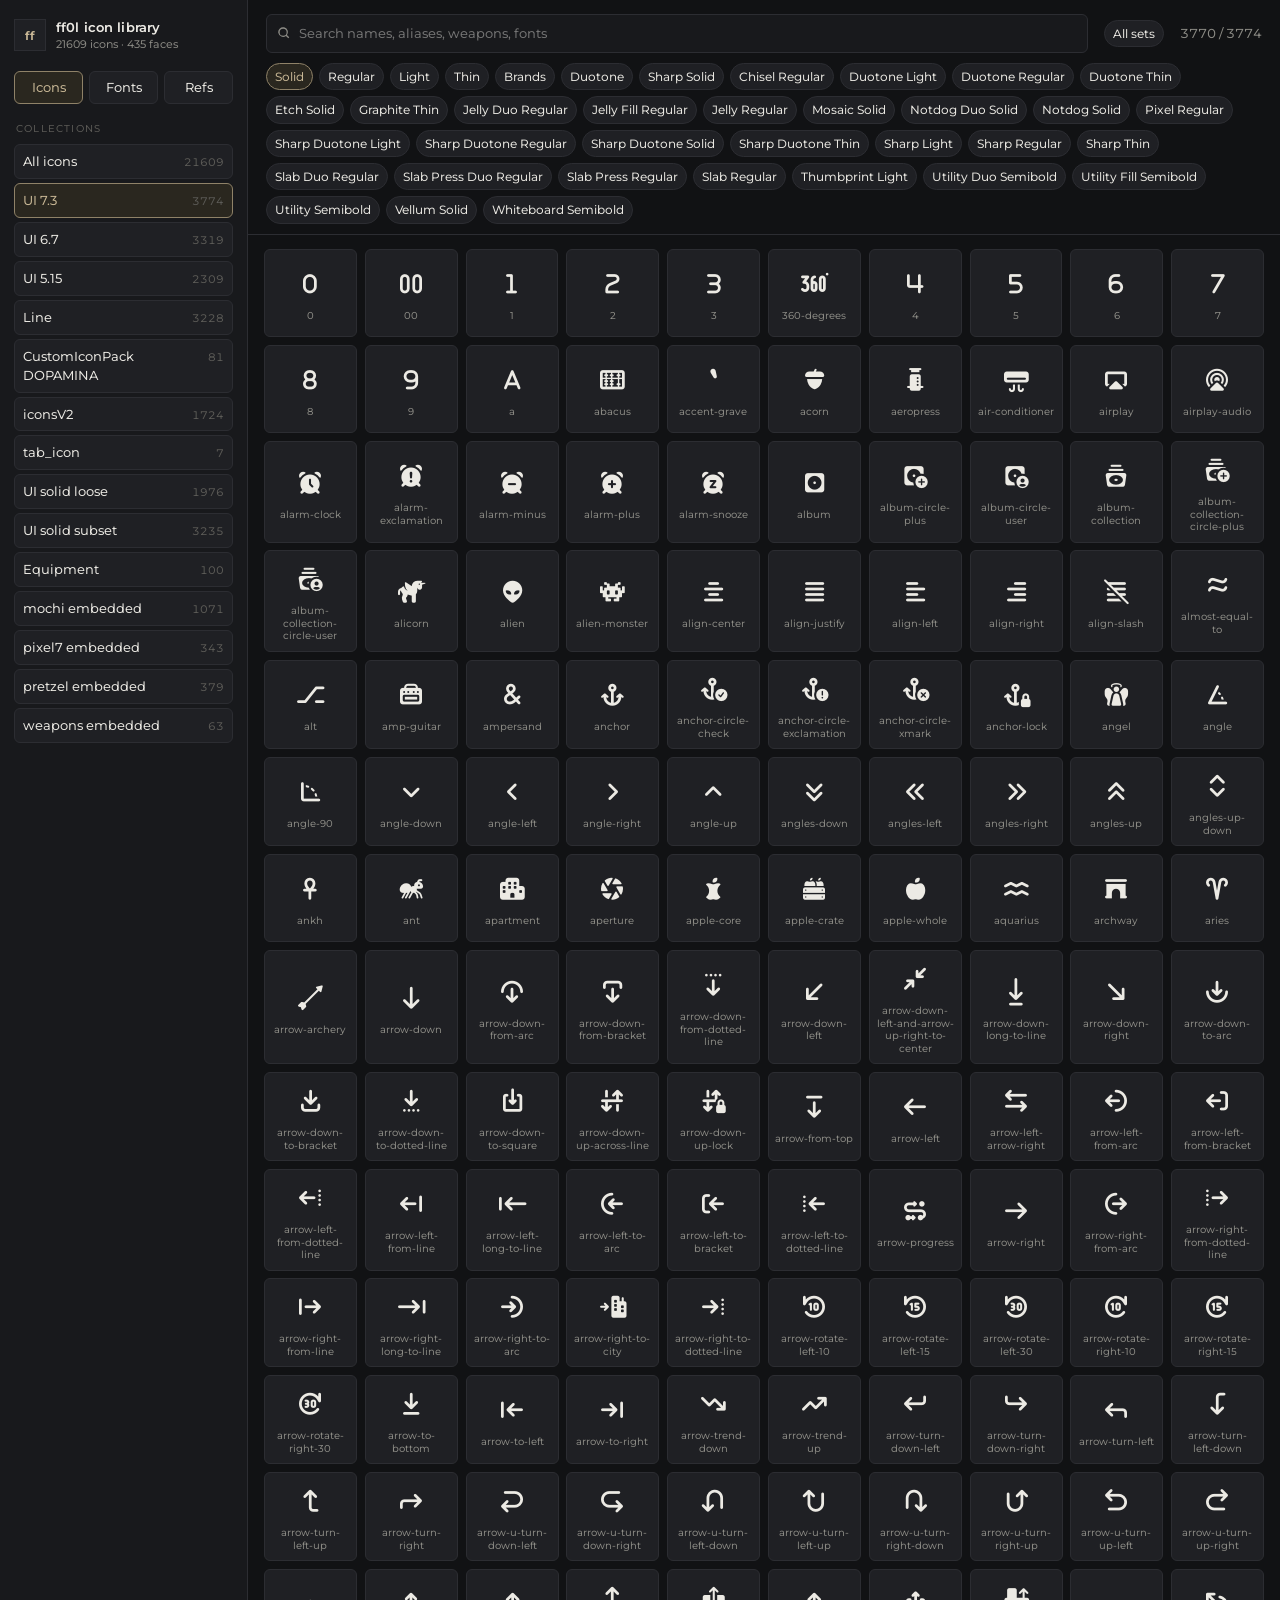
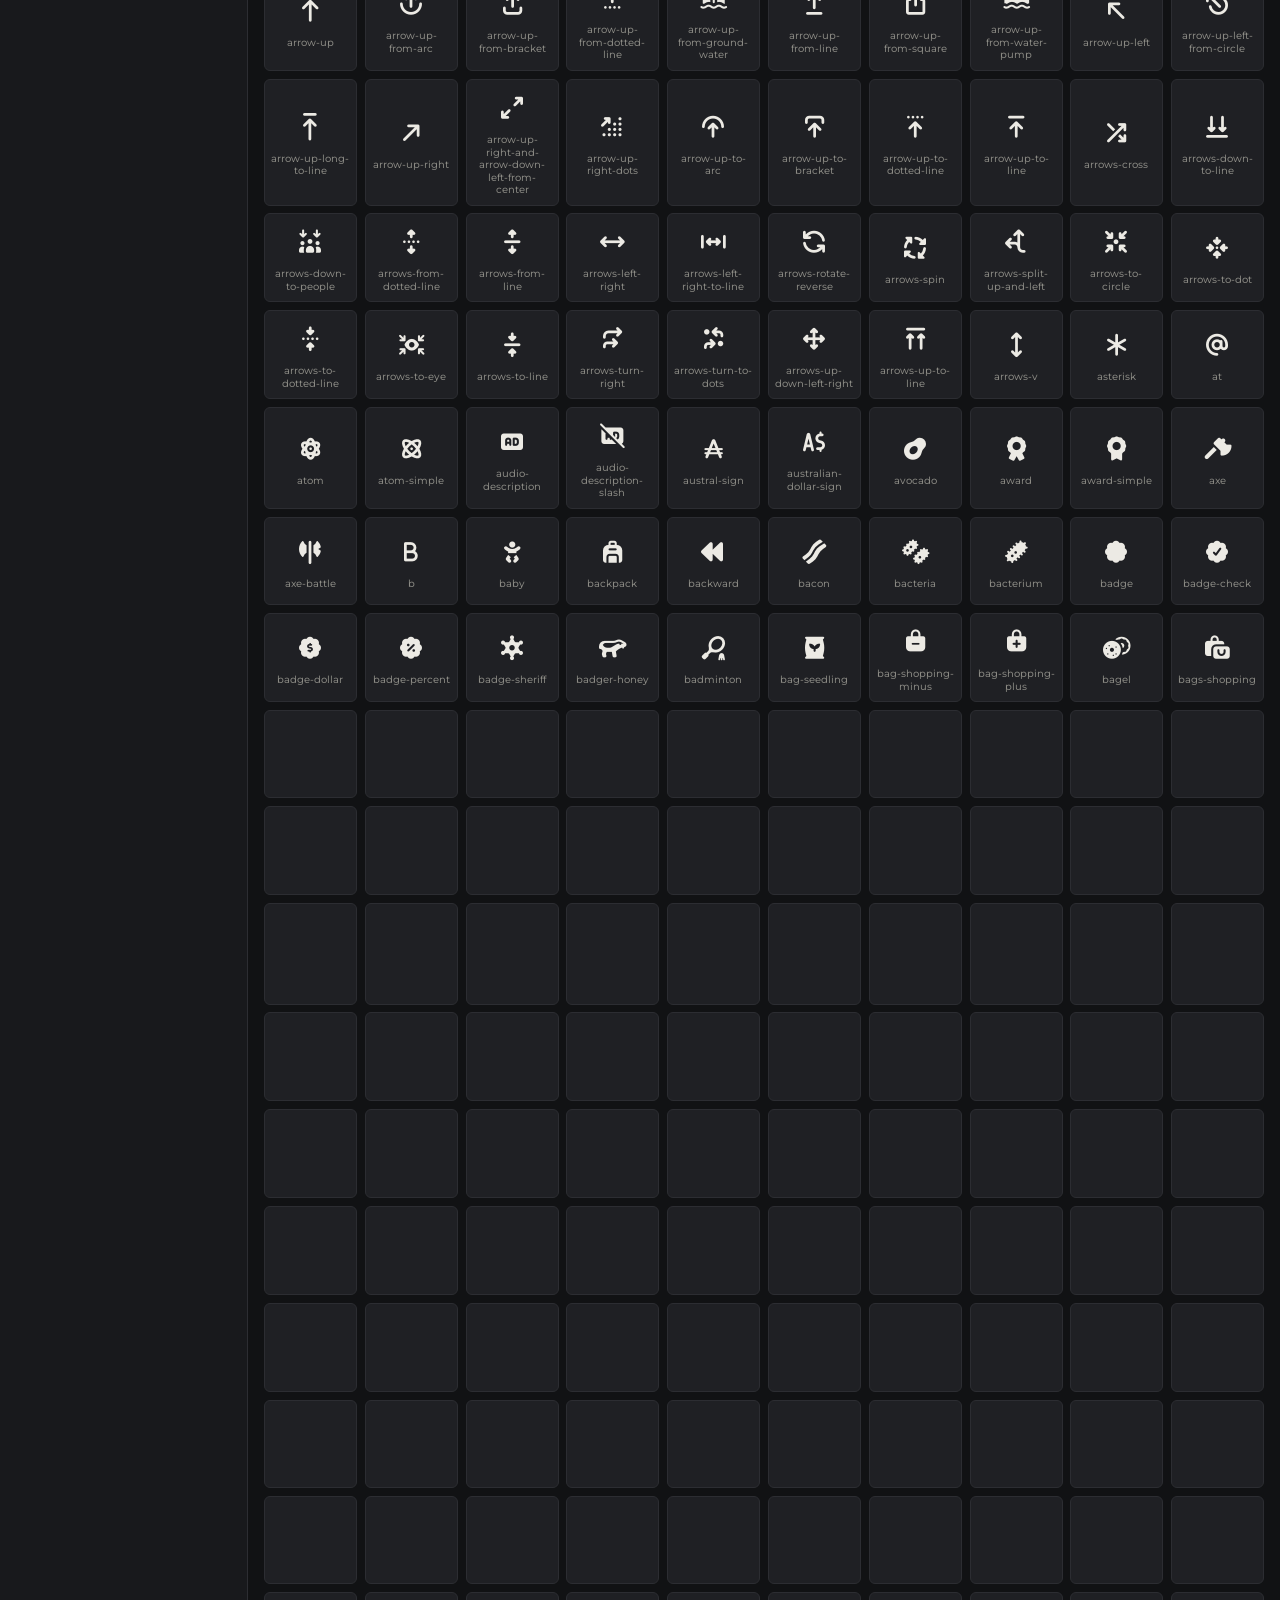
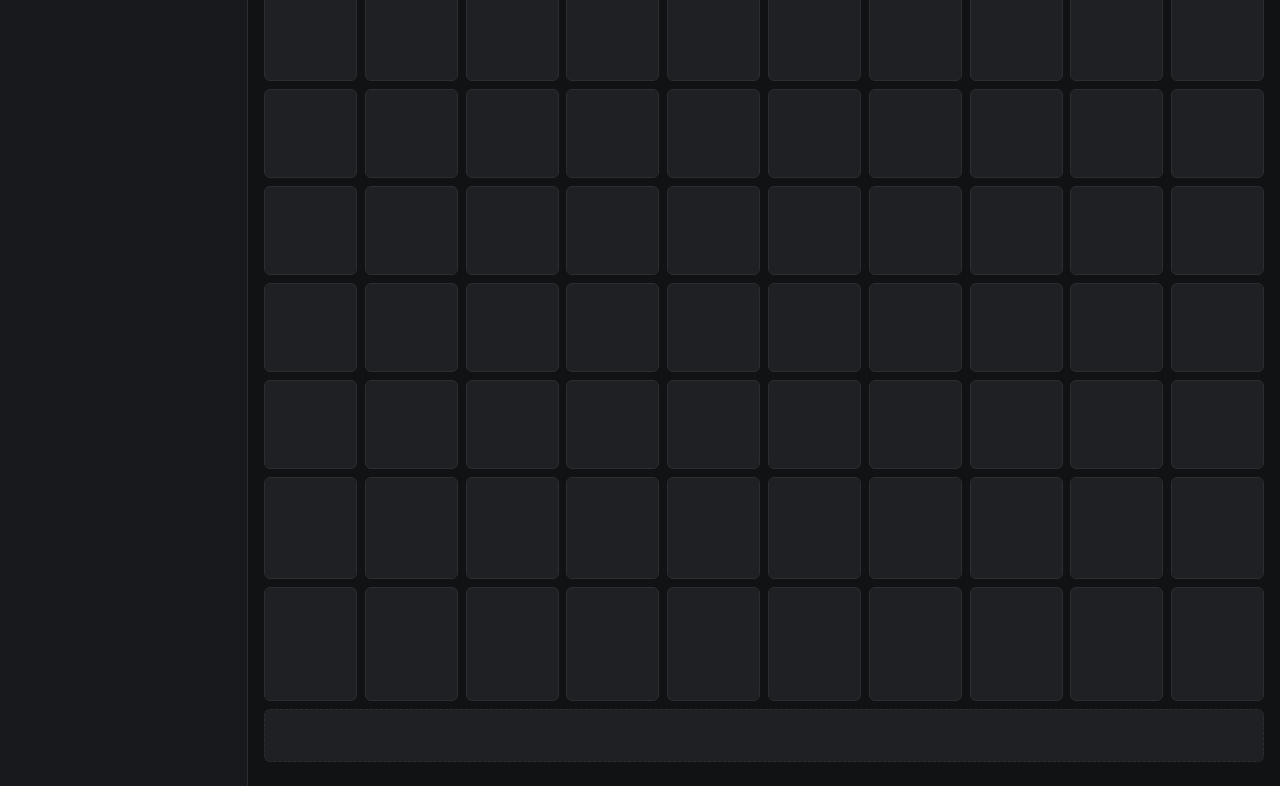
<file: preview/index.html>
<!DOCTYPE html>
<html lang="en">
<head>
  <meta charset="utf-8">
  <meta name="viewport" content="width=device-width, initial-scale=1">
  <title>ff0l icon library</title>
  <link rel="stylesheet" href="app.css">
  <link id="fa-core" rel="stylesheet">
  <link id="fa-style" rel="stylesheet">
</head>
<body>
  <div class="app">
    <aside class="nav">
      <div class="brand">
        <div class="brand-mark">ff</div>
        <div>
          <div class="brand-name">ff0l icon library</div>
          <div class="brand-sub" id="counts">loading</div>
        </div>
      </div>
      <nav class="tabs" aria-label="Section">
        <button class="tab is-active" data-view="icons">Icons</button>
        <button class="tab" data-view="fonts">Fonts</button>
        <button class="tab" data-view="refs">Refs</button>
      </nav>
      <div class="nav-label">Collections</div>
      <div class="collections" id="collections"></div>
    </aside>
    <main class="main">
      <header class="toolbar">
        <label class="search">
          <svg viewBox="0 0 16 16" width="14" height="14" aria-hidden="true"><path fill="currentColor" d="M11.3 10.2 14 12.9 12.9 14l-2.7-2.7a5.5 5.5 0 1 1 1.1-1.1ZM7 11a4 4 0 1 0 0-8 4 4 0 0 0 0 8Z"/></svg>
          <input id="search" type="search" placeholder="Search names, aliases, weapons, fonts" autofocus>
        </label>
        <button class="chip" id="search-all" type="button" title="Search every icon set">All sets</button>
        <div class="toolbar-meta" id="result-meta"></div>
      </header>
      <div class="styles" id="styles" hidden></div>
      <section class="workspace">
        <div class="grid" id="grid"></div>
        <aside class="detail" id="detail" hidden></aside>
      </section>
    </main>
  </div>
  <style id="dyn-fonts"></style>
  <script src="app.js"></script>
</body>
</html>
</file>
<file: preview/app.css>
:root {
  --bg: #111214;
  --surface: #18191c;
  --elevated: #1f2024;
  --border: #2c2d32;
  --text: #eceae4;
  --muted: #8c8b85;
  --faint: #5c5b57;
  --accent: #c9b896;
  --accent-dim: #8f8268;
  --ok: #8aa67a;
  --danger: #c27b6a;
  --shadow: 0 12px 32px rgba(0, 0, 0, 0.28);
  --font: "Montserrat", "Segoe UI", sans-serif;
  --mono: "Cascadia Mono", "Consolas", monospace;
  --nav: 248px;
  --detail: 320px;
  --radius: 6px;
}

@font-face {
  font-family: Montserrat;
  src: url("../typefaces/montserrat/Montserrat[wght].ttf") format("truetype");
  font-weight: 100 900;
  font-style: normal;
  font-display: swap;
}

* { box-sizing: border-box; }
html, body { height: 100%; }
body {
  margin: 0;
  background: var(--bg);
  color: var(--text);
  font: 13px/1.45 var(--font);
  font-weight: 450;
}

.app {
  display: grid;
  grid-template-columns: var(--nav) 1fr;
  height: 100%;
}

.nav {
  border-right: 1px solid var(--border);
  background: var(--surface);
  padding: 18px 14px;
  overflow: auto;
}

.brand {
  display: flex;
  gap: 10px;
  align-items: center;
  margin-bottom: 18px;
}

.brand-mark {
  width: 32px;
  height: 32px;
  border: 1px solid var(--border);
  background: var(--elevated);
  color: var(--accent);
  display: grid;
  place-items: center;
  font-weight: 650;
  letter-spacing: 0.04em;
  font-size: 12px;
}

.brand-name { font-weight: 620; letter-spacing: 0.01em; }
.brand-sub { color: var(--muted); font-size: 11px; }

.tabs {
  display: grid;
  grid-template-columns: 1fr 1fr 1fr;
  gap: 6px;
  margin-bottom: 18px;
}

.tab, .chip, .copy, .download, .icon-cell, .font-card, .ref-card, .collection {
  border: 1px solid var(--border);
  background: var(--elevated);
  color: var(--text);
  font: inherit;
  cursor: pointer;
}

.tab {
  padding: 6px 0;
  border-radius: var(--radius);
}

.tab.is-active, .chip.is-active, .collection.is-active {
  border-color: var(--accent-dim);
  background: #2a271f;
  color: var(--accent);
}

.nav-label {
  color: var(--faint);
  font-size: 10px;
  letter-spacing: 0.12em;
  text-transform: uppercase;
  margin: 0 2px 8px;
}

.collections { display: grid; gap: 4px; }

.collection {
  display: flex;
  justify-content: space-between;
  align-items: baseline;
  gap: 8px;
  width: 100%;
  text-align: left;
  padding: 7px 8px;
  border-radius: var(--radius);
}

.collection span:last-child {
  color: var(--faint);
  font-variant-numeric: tabular-nums;
  font-size: 11px;
}

.main {
  display: grid;
  grid-template-rows: auto auto 1fr;
  min-width: 0;
}

.toolbar {
  display: flex;
  align-items: center;
  gap: 16px;
  padding: 14px 18px 10px;
}

.search {
  flex: 1;
  display: flex;
  align-items: center;
  gap: 8px;
  border: 1px solid var(--border);
  background: var(--surface);
  padding: 0 10px;
  border-radius: var(--radius);
  color: var(--muted);
}

.search input {
  flex: 1;
  border: 0;
  background: transparent;
  color: var(--text);
  font: inherit;
  padding: 9px 0;
  outline: none;
}

.toolbar-meta {
  color: var(--muted);
  white-space: nowrap;
  font-variant-numeric: tabular-nums;
}

.glyph-set {
  color: var(--faint);
  font-size: 9px;
  text-align: center;
  line-height: 1.2;
}

.styles {
  display: flex;
  flex-wrap: wrap;
  gap: 6px;
  padding: 0 18px 10px;
}

.chip {
  padding: 4px 8px;
  border-radius: 999px;
  font-size: 12px;
}

.workspace {
  display: grid;
  grid-template-columns: 1fr;
  min-height: 0;
  border-top: 1px solid var(--border);
}

.workspace.has-detail {
  grid-template-columns: 1fr var(--detail);
}

.grid {
  overflow: auto;
  padding: 14px 16px 24px;
  display: grid;
  grid-template-columns: repeat(auto-fill, minmax(92px, 1fr));
  gap: 8px;
  align-content: start;
}

.icon-cell:nth-child(n+13) {
  content-visibility: auto;
  contain-intrinsic-size: auto none auto 88px;
}

.icon-cell {
  min-height: 88px;
  border-radius: var(--radius);
  display: flex;
  flex-direction: column;
  align-items: center;
  justify-content: center;
  gap: 8px;
  padding: 10px 6px 8px;
}

.icon-cell:hover, .font-card:hover, .copy:hover, .download:hover, .tab:hover, .chip:hover, .collection:hover {
  border-color: #4a4943;
}

.icon-cell.is-selected {
  border-color: var(--accent-dim);
  box-shadow: inset 0 0 0 1px var(--accent-dim);
}

.glyph {
  width: 36px;
  height: 36px;
  display: grid;
  place-items: center;
  font-size: 24px;
  line-height: 1;
}

.glyph i { font-size: 22px; }
.glyph img, .glyph canvas {
  max-width: 36px;
  max-height: 28px;
  object-fit: contain;
}

.glyph-label {
  color: var(--muted);
  font-size: 10px;
  text-align: center;
  word-break: break-word;
  line-height: 1.25;
  max-width: 100%;
}

.detail {
  border-left: 1px solid var(--border);
  background: var(--surface);
  overflow: auto;
  padding: 18px 16px 28px;
}

.detail-preview {
  height: 120px;
  border: 1px solid var(--border);
  background: #0d0e10;
  display: grid;
  place-items: center;
  margin-bottom: 14px;
  font-size: 56px;
}

.detail-preview img, .detail-preview canvas {
  max-width: 88%;
  max-height: 88%;
}

.detail h2 {
  margin: 0 0 4px;
  font-size: 16px;
  font-weight: 620;
}

.detail .muted { color: var(--muted); margin-bottom: 14px; }

.download {
  display: block;
  width: 100%;
  box-sizing: border-box;
  text-align: center;
  text-decoration: none;
  padding: 8px 10px;
  margin-bottom: 14px;
  border-radius: var(--radius);
  border-color: var(--accent-dim);
  color: var(--accent);
}

.download:hover { border-color: var(--accent); }
.download:disabled { opacity: 0.55; cursor: wait; }

.kv {
  display: grid;
  gap: 10px;
}

.kv-item label {
  display: block;
  color: var(--faint);
  font-size: 10px;
  letter-spacing: 0.1em;
  text-transform: uppercase;
  margin-bottom: 4px;
}

.kv-row {
  display: flex;
  gap: 6px;
  align-items: center;
}

.kv-row code {
  flex: 1;
  background: #0d0e10;
  border: 1px solid var(--border);
  padding: 6px 8px;
  border-radius: var(--radius);
  font-family: var(--mono);
  font-size: 11px;
  overflow: auto;
  white-space: nowrap;
}

.copy {
  padding: 6px 8px;
  border-radius: var(--radius);
  font-size: 11px;
}

.empty, .more {
  grid-column: 1 / -1;
  color: var(--muted);
  padding: 16px 12px;
  text-align: center;
}

.empty { padding: 48px 12px; }

.more {
  min-height: unset;
  border-style: dashed;
}

.fonts {
  display: grid;
  gap: 12px;
  padding: 14px 16px 32px;
  overflow: auto;
}

.font-card:nth-child(n+3) {
  content-visibility: auto;
  contain-intrinsic-size: auto none auto 150px;
}

.font-card {
  text-align: left;
  padding: 16px 16px 14px;
  border-radius: 8px;
}

.font-card.is-selected, .ref-card.is-selected {
  border-color: var(--accent-dim);
}

.font-head {
  display: flex;
  justify-content: space-between;
  gap: 12px;
  margin-bottom: 10px;
}

.font-name { font-weight: 620; }
.font-path { color: var(--muted); font-size: 11px; font-family: var(--mono); }
.font-use { color: var(--muted); margin: 0 0 12px; }

.specimen {
  font-size: 28px;
  line-height: 1.2;
  letter-spacing: -0.02em;
}

.specimen-meta {
  margin-top: 10px;
  color: var(--faint);
  font-size: 11px;
}

.bdf-row {
  display: flex;
  flex-wrap: wrap;
  gap: 6px;
  align-items: end;
}

.refs {
  display: grid;
  gap: 10px;
  padding: 14px 16px 32px;
  overflow: auto;
}

.ref-card {
  display: block;
  text-align: left;
  padding: 14px 16px;
  border-radius: 8px;
  text-decoration: none;
}

.ref-card .font-use { margin-bottom: 0; }

.ref-url {
  margin-top: 8px;
  color: var(--accent);
  font-family: var(--mono);
  font-size: 11px;
  word-break: break-all;
}
</file>
